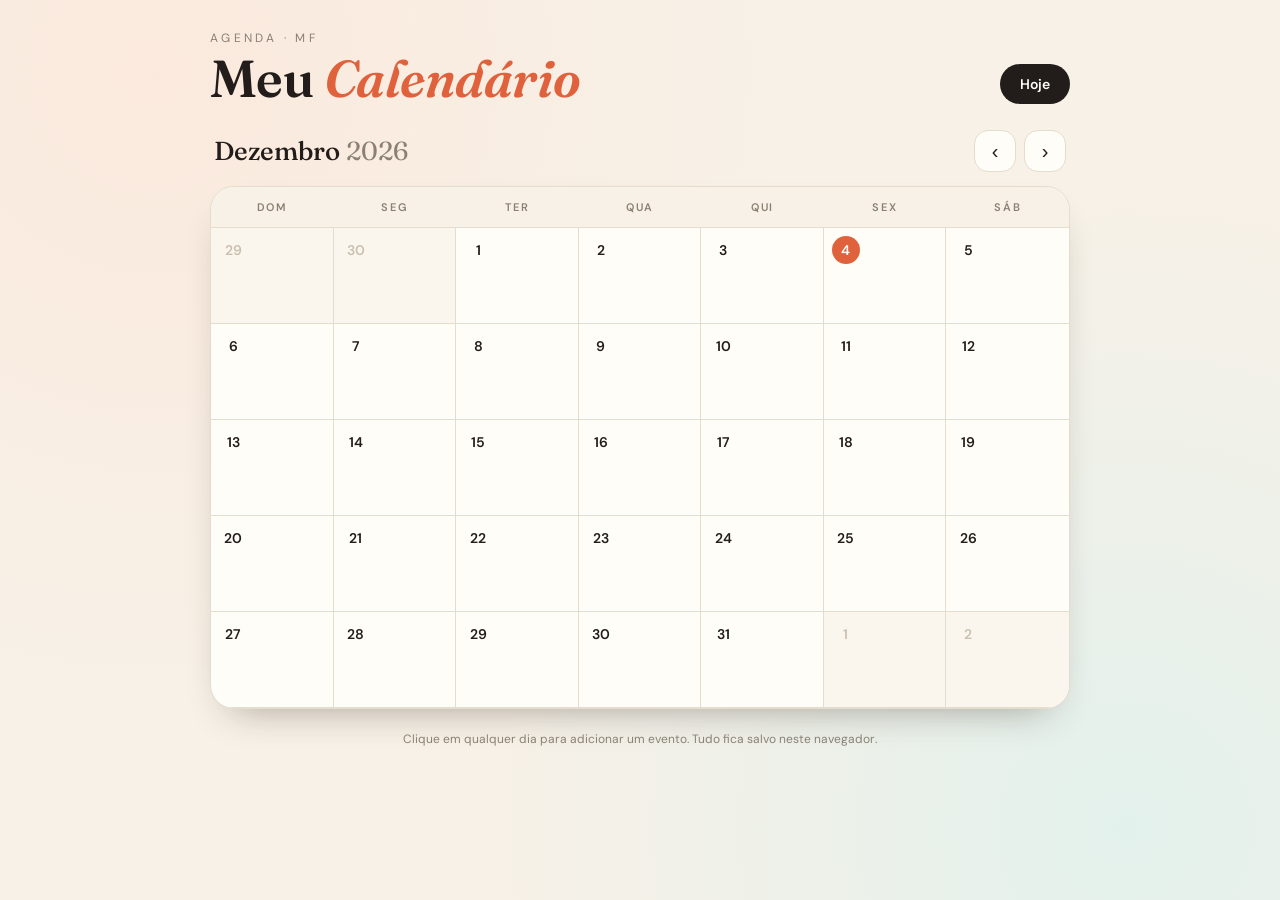
<file: calendario.html>
<!DOCTYPE html>
<html lang="pt-BR">
<head>
<meta charset="UTF-8">
<meta name="viewport" content="width=device-width, initial-scale=1.0">
<title>Meu Calendário</title>
<link rel="preconnect" href="https://fonts.googleapis.com">
<link rel="preconnect" href="https://fonts.gstatic.com" crossorigin>
<link href="https://fonts.googleapis.com/css2?family=Fraunces:opsz,wght@9..144,400;9..144,500;9..144,600;9..144,700&family=DM+Sans:wght@400;500;600&display=swap" rel="stylesheet">
<style>
  :root{
    --ink:#221c1a;
    --cream:#f7f1e7;
    --paper:#fffdf8;
    --line:#e4dccd;
    --muted:#8a8073;
    --coral:#e0623d;
    --coral-soft:#fbe5dc;
    --teal:#2f7a6f;
    --teal-soft:#dcefe7;
    --gold:#c79a2e;
    --gold-soft:#f6ecca;
    --plum:#7a4f8a;
    --plum-soft:#efe2f4;
    --shadow:0 18px 40px -22px rgba(40,28,20,.45);
  }
  *{box-sizing:border-box;margin:0;padding:0}
  body{
    font-family:'DM Sans',system-ui,sans-serif;
    background:
      radial-gradient(circle at 12% 8%, #fbe9dd 0, transparent 45%),
      radial-gradient(circle at 88% 92%, #e3f1ec 0, transparent 45%),
      var(--cream);
    color:var(--ink);
    min-height:100vh;
    padding:32px 18px 60px;
    display:flex;
    flex-direction:column;
    align-items:center;
  }
  .wrap{width:100%;max-width:860px}

  header.top{display:flex;align-items:flex-end;justify-content:space-between;margin-bottom:26px;flex-wrap:wrap;gap:14px}
  .brand{display:flex;flex-direction:column;line-height:1}
  .brand .kicker{font-size:12px;letter-spacing:.28em;text-transform:uppercase;color:var(--muted);margin-bottom:8px}
  .brand h1{font-family:'Fraunces',serif;font-weight:600;font-size:clamp(34px,6vw,52px);letter-spacing:-.01em}
  .brand h1 em{font-style:italic;color:var(--coral)}
  .today-btn{
    font-family:'DM Sans';font-weight:600;font-size:14px;
    background:var(--ink);color:var(--paper);border:none;border-radius:999px;
    padding:11px 20px;cursor:pointer;transition:transform .15s,opacity .2s;
  }
  .today-btn:hover{transform:translateY(-2px);opacity:.9}

  .nav{display:flex;align-items:center;justify-content:space-between;margin-bottom:14px;padding:0 4px}
  .month-label{font-family:'Fraunces',serif;font-size:26px;font-weight:500}
  .month-label span{color:var(--muted);font-weight:400}
  .arrows{display:flex;gap:8px}
  .arrows button{
    width:42px;height:42px;border-radius:14px;border:1px solid var(--line);
    background:var(--paper);font-size:20px;color:var(--ink);cursor:pointer;
    display:grid;place-items:center;transition:.15s;
  }
  .arrows button:hover{background:var(--ink);color:var(--paper);border-color:var(--ink)}

  .calendar{
    background:var(--paper);border:1px solid var(--line);border-radius:24px;
    box-shadow:var(--shadow);overflow:hidden;
  }
  .weekdays{display:grid;grid-template-columns:repeat(7,1fr);border-bottom:1px solid var(--line);background:var(--cream)}
  .weekdays div{
    text-align:center;padding:13px 0;font-size:11px;font-weight:600;
    letter-spacing:.16em;text-transform:uppercase;color:var(--muted);
  }
  .grid{display:grid;grid-template-columns:repeat(7,1fr)}
  .cell{
    min-height:96px;border-right:1px solid var(--line);border-bottom:1px solid var(--line);
    padding:8px;cursor:pointer;position:relative;transition:background .15s;display:flex;flex-direction:column;gap:4px;
  }
  .cell:nth-child(7n){border-right:none}
  .cell:hover{background:var(--cream)}
  .cell.muted{background:#faf6ee;cursor:default}
  .cell.muted:hover{background:#faf6ee}
  .cell.muted .num{color:#c9c0b0}
  .num{font-size:14px;font-weight:600;width:28px;height:28px;display:grid;place-items:center;border-radius:50%}
  .cell.today .num{background:var(--coral);color:#fff}
  .dots{display:flex;flex-wrap:wrap;gap:3px;margin-top:2px}
  .pill{
    font-size:11px;font-weight:500;padding:2px 7px;border-radius:7px;
    white-space:nowrap;overflow:hidden;text-overflow:ellipsis;max-width:100%;
  }
  .more{font-size:10px;color:var(--muted);font-weight:600;padding-left:2px}

  /* cores das categorias */
  .c-coral{background:var(--coral-soft);color:#b13d1d}
  .c-teal{background:var(--teal-soft);color:#1f5a51}
  .c-gold{background:var(--gold-soft);color:#8a6a12}
  .c-plum{background:var(--plum-soft);color:#5d3a6b}

  /* modal */
  .overlay{position:fixed;inset:0;background:rgba(34,28,26,.45);backdrop-filter:blur(3px);display:none;align-items:center;justify-content:center;padding:18px;z-index:50}
  .overlay.open{display:flex}
  .modal{background:var(--paper);width:100%;max-width:420px;border-radius:22px;box-shadow:var(--shadow);overflow:hidden}
  .modal-head{padding:22px 24px 16px;border-bottom:1px solid var(--line)}
  .modal-head .date-big{font-family:'Fraunces',serif;font-size:24px;font-weight:600}
  .modal-head .date-sub{font-size:13px;color:var(--muted);margin-top:2px}
  .modal-body{padding:18px 24px;max-height:50vh;overflow-y:auto}
  .ev-list{display:flex;flex-direction:column;gap:8px;margin-bottom:18px}
  .ev-row{display:flex;align-items:center;gap:10px;padding:9px 11px;border-radius:12px;background:var(--cream)}
  .ev-row .swatch{width:11px;height:11px;border-radius:50%;flex-shrink:0}
  .ev-row .txt{flex:1;font-size:14px;font-weight:500}
  .ev-row .del{border:none;background:none;color:var(--muted);cursor:pointer;font-size:18px;line-height:1;padding:2px 4px;border-radius:6px}
  .ev-row .del:hover{color:var(--coral);background:var(--coral-soft)}
  .empty{font-size:13px;color:var(--muted);text-align:center;padding:14px 0}
  label{font-size:12px;font-weight:600;letter-spacing:.04em;color:var(--muted);display:block;margin-bottom:6px}
  input[type=text]{
    width:100%;padding:11px 13px;border:1px solid var(--line);border-radius:12px;
    font-family:'DM Sans';font-size:14px;color:var(--ink);background:var(--cream);
  }
  input[type=text]:focus{outline:none;border-color:var(--coral)}
  .swatches{display:flex;gap:9px;margin:12px 0 4px}
  .sw{width:30px;height:30px;border-radius:50%;cursor:pointer;border:3px solid transparent;transition:.12s}
  .sw.sel{border-color:var(--ink)}
  .sw-coral{background:var(--coral)} .sw-teal{background:var(--teal)} .sw-gold{background:var(--gold)} .sw-plum{background:var(--plum)}
  .modal-foot{padding:14px 24px 22px;display:flex;gap:10px}
  .btn{flex:1;padding:12px;border-radius:12px;border:none;font-family:'DM Sans';font-weight:600;font-size:14px;cursor:pointer;transition:.15s}
  .btn-add{background:var(--coral);color:#fff}
  .btn-add:hover{background:#c9512f}
  .btn-close{background:var(--cream);color:var(--ink);border:1px solid var(--line)}
  .btn-close:hover{background:var(--line)}

  footer{margin-top:22px;font-size:12px;color:var(--muted);text-align:center}
</style>
</head>
<body>
<div class="wrap">
  <header class="top">
    <div class="brand">
      <span class="kicker">Agenda · MF</span>
      <h1>Meu <em>Calendário</em></h1>
    </div>
    <button class="today-btn" onclick="goToday()">Hoje</button>
  </header>

  <div class="nav">
    <div class="month-label" id="monthLabel"></div>
    <div class="arrows">
      <button onclick="changeMonth(-1)" aria-label="Mês anterior">‹</button>
      <button onclick="changeMonth(1)" aria-label="Próximo mês">›</button>
    </div>
  </div>

  <div class="calendar">
    <div class="weekdays">
      <div>Dom</div><div>Seg</div><div>Ter</div><div>Qua</div><div>Qui</div><div>Sex</div><div>Sáb</div>
    </div>
    <div class="grid" id="grid"></div>
  </div>

  <footer>Clique em qualquer dia para adicionar um evento. Tudo fica salvo neste navegador.</footer>
</div>

<!-- Modal -->
<div class="overlay" id="overlay">
  <div class="modal">
    <div class="modal-head">
      <div class="date-big" id="modalDate"></div>
      <div class="date-sub" id="modalWeekday"></div>
    </div>
    <div class="modal-body">
      <div class="ev-list" id="evList"></div>
      <label for="evInput">Novo evento</label>
      <input type="text" id="evInput" placeholder="Ex.: Reunião com cliente" onkeydown="if(event.key==='Enter')addEvent()">
      <div class="swatches" id="swatches">
        <div class="sw sw-coral sel" data-color="coral" onclick="selectColor(this)"></div>
        <div class="sw sw-teal" data-color="teal" onclick="selectColor(this)"></div>
        <div class="sw sw-gold" data-color="gold" onclick="selectColor(this)"></div>
        <div class="sw sw-plum" data-color="plum" onclick="selectColor(this)"></div>
      </div>
    </div>
    <div class="modal-foot">
      <button class="btn btn-close" onclick="closeModal()">Fechar</button>
      <button class="btn btn-add" onclick="addEvent()">Adicionar</button>
    </div>
  </div>
</div>

<script>
  const MESES = ['Janeiro','Fevereiro','Março','Abril','Maio','Junho','Julho','Agosto','Setembro','Outubro','Novembro','Dezembro'];
  const DIAS = ['Domingo','Segunda-feira','Terça-feira','Quarta-feira','Quinta-feira','Sexta-feira','Sábado'];

  let current = new Date();
  let selectedKey = null;
  let selectedColor = 'coral';

  // Carrega eventos salvos
  function loadEvents(){
    try { return JSON.parse(localStorage.getItem('mf_eventos') || '{}'); }
    catch(e){ return {}; }
  }
  function saveEvents(ev){
    localStorage.setItem('mf_eventos', JSON.stringify(ev));
  }
  let eventos = loadEvents();

  function keyFor(y,m,d){ return y+'-'+String(m+1).padStart(2,'0')+'-'+String(d).padStart(2,'0'); }

  function render(){
    const y = current.getFullYear();
    const m = current.getMonth();
    document.getElementById('monthLabel').innerHTML = MESES[m] + ' <span>' + y + '</span>';

    const grid = document.getElementById('grid');
    grid.innerHTML = '';

    const firstDay = new Date(y, m, 1).getDay();      // 0=domingo
    const daysInMonth = new Date(y, m+1, 0).getDate();
    const daysPrev = new Date(y, m, 0).getDate();

    const today = new Date();
    const isToday = (d) => d===today.getDate() && m===today.getMonth() && y===today.getFullYear();

    // dias do mês anterior (preenchimento)
    for(let i=firstDay-1;i>=0;i--){
      grid.appendChild(makeCell(daysPrev-i, true));
    }
    // dias do mês atual
    for(let d=1;d<=daysInMonth;d++){
      grid.appendChild(makeCell(d, false, keyFor(y,m,d), isToday(d)));
    }
    // completa a última linha
    const total = firstDay + daysInMonth;
    const trailing = (7 - (total % 7)) % 7;
    for(let d=1;d<=trailing;d++){
      grid.appendChild(makeCell(d, true));
    }
  }

  function makeCell(dayNum, muted, key, today){
    const cell = document.createElement('div');
    cell.className = 'cell' + (muted?' muted':'') + (today?' today':'');
    const num = document.createElement('div');
    num.className = 'num';
    num.textContent = dayNum;
    cell.appendChild(num);

    if(!muted){
      cell.onclick = () => openModal(key);
      const list = eventos[key] || [];
      const dots = document.createElement('div');
      dots.className = 'dots';
      list.slice(0,3).forEach(ev => {
        const pill = document.createElement('div');
        pill.className = 'pill c-' + ev.color;
        pill.textContent = ev.title;
        dots.appendChild(pill);
      });
      if(list.length>3){
        const more = document.createElement('div');
        more.className = 'more';
        more.textContent = '+' + (list.length-3) + ' mais';
        dots.appendChild(more);
      }
      cell.appendChild(dots);
    }
    return cell;
  }

  function changeMonth(delta){
    current.setMonth(current.getMonth()+delta);
    render();
  }
  function goToday(){ current = new Date(); render(); }

  // ---- Modal ----
  function openModal(key){
    selectedKey = key;
    const [y,m,d] = key.split('-').map(Number);
    const dateObj = new Date(y, m-1, d);
    document.getElementById('modalDate').textContent = d + ' de ' + MESES[m-1];
    document.getElementById('modalWeekday').textContent = DIAS[dateObj.getDay()] + ', ' + y;
    document.getElementById('evInput').value = '';
    renderEventList();
    document.getElementById('overlay').classList.add('open');
    setTimeout(()=>document.getElementById('evInput').focus(),50);
  }
  function closeModal(){
    document.getElementById('overlay').classList.remove('open');
    selectedKey = null;
  }
  function renderEventList(){
    const list = eventos[selectedKey] || [];
    const box = document.getElementById('evList');
    box.innerHTML = '';
    if(list.length===0){
      box.innerHTML = '<div class="empty">Nenhum evento ainda neste dia.</div>';
      return;
    }
    list.forEach((ev,i)=>{
      const row = document.createElement('div');
      row.className = 'ev-row';
      row.innerHTML =
        '<div class="swatch sw-'+ev.color+'" style="background:var(--'+ev.color+')"></div>' +
        '<div class="txt"></div>' +
        '<button class="del" title="Excluir">×</button>';
      row.querySelector('.txt').textContent = ev.title;
      row.querySelector('.del').onclick = () => deleteEvent(i);
      box.appendChild(row);
    });
  }
  function selectColor(el){
    document.querySelectorAll('.sw').forEach(s=>s.classList.remove('sel'));
    el.classList.add('sel');
    selectedColor = el.dataset.color;
  }
  function addEvent(){
    const input = document.getElementById('evInput');
    const title = input.value.trim();
    if(!title) return;
    if(!eventos[selectedKey]) eventos[selectedKey] = [];
    eventos[selectedKey].push({title, color:selectedColor});
    saveEvents(eventos);
    input.value = '';
    renderEventList();
    render();
  }
  function deleteEvent(i){
    eventos[selectedKey].splice(i,1);
    if(eventos[selectedKey].length===0) delete eventos[selectedKey];
    saveEvents(eventos);
    renderEventList();
    render();
  }

  // fecha modal ao clicar fora
  document.getElementById('overlay').addEventListener('click',e=>{
    if(e.target.id==='overlay') closeModal();
  });
  document.addEventListener('keydown',e=>{ if(e.key==='Escape') closeModal(); });

  render();
</script>
</body>
</html>
</file>
